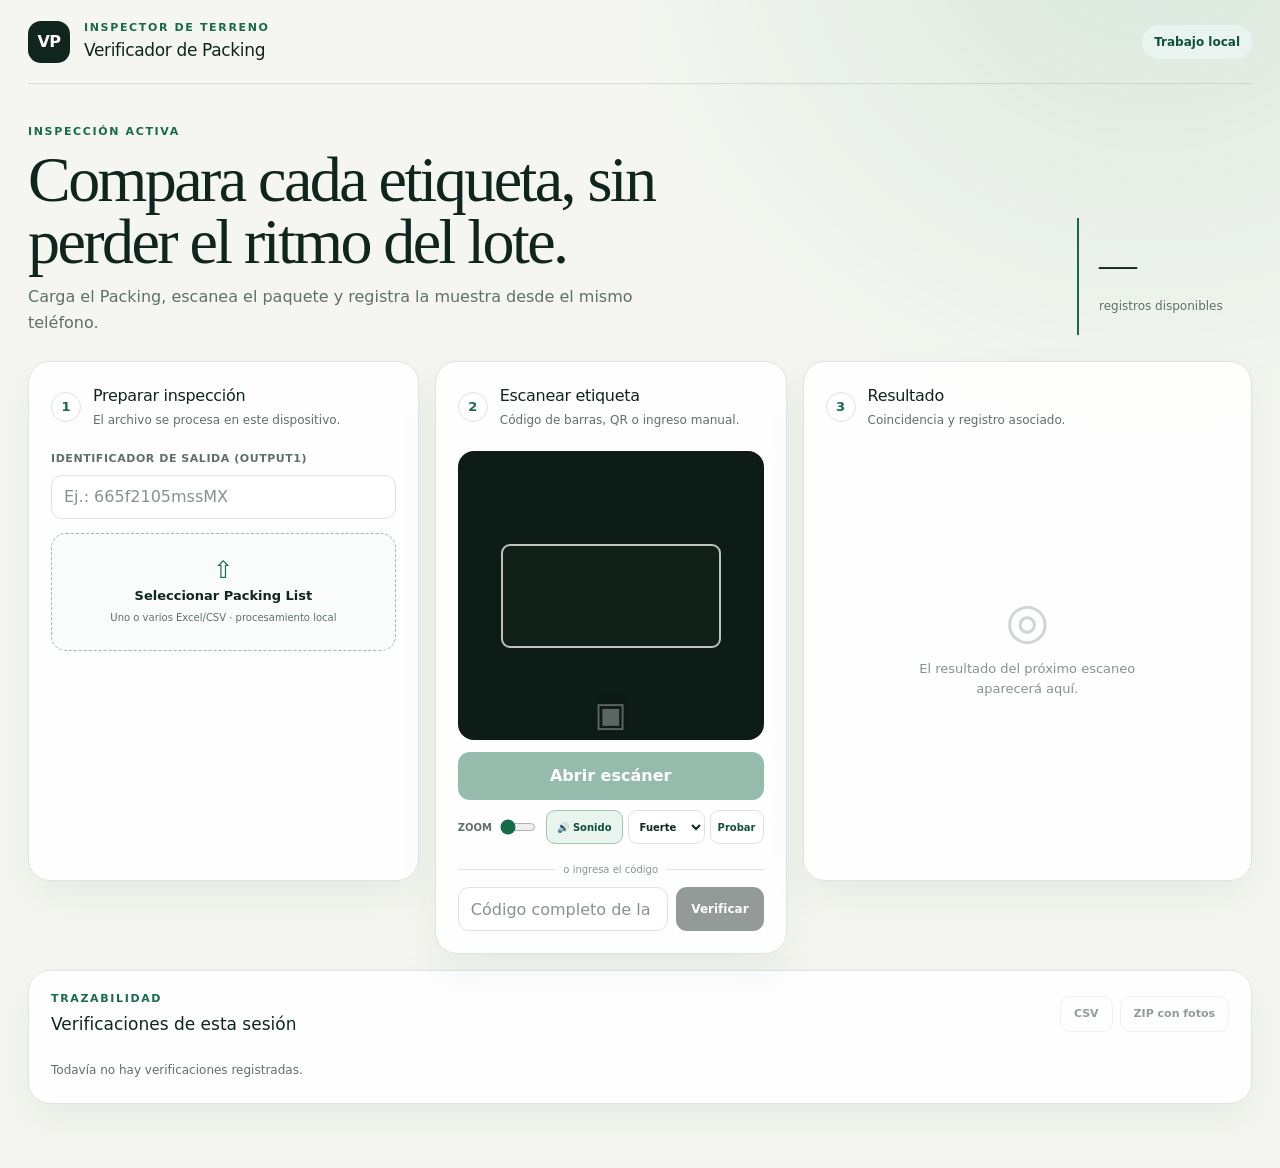
<file: index.html>
<!doctype html>
<html lang="es">
  <head>
    <meta charset="UTF-8" />
    <meta name="viewport" content="width=device-width, initial-scale=1, viewport-fit=cover" />
    <meta name="theme-color" content="#176b4a" />
    <meta name="description" content="Verificación local de etiquetas contra Packing List." />
    <link rel="manifest" href="./assets/manifest-DO8d_6AQ.webmanifest" />
    <link rel="icon" href="./assets/icon-s2UxLWJE.svg" />
    <title>Verificador de Packing</title>
    <script type="module" crossorigin src="./assets/index-BRPfYhin.js"></script>
    <link rel="stylesheet" crossorigin href="./assets/index-DbUlJel7.css">
  </head>
  <body>
    <div id="root"></div>
  </body>
</html>
</file>
<file: assets/index-DbUlJel7.css>
/*! tailwindcss v4.2.1 | MIT License | https://tailwindcss.com */
@layer theme{:root,:host{--font-sans:ui-sans-serif, system-ui, sans-serif, "Apple Color Emoji", "Segoe UI Emoji", "Segoe UI Symbol", "Noto Color Emoji";--font-mono:ui-monospace, SFMono-Regular, Menlo, Monaco, Consolas, "Liberation Mono", "Courier New", monospace;--default-font-family:var(--font-sans);--default-mono-font-family:var(--font-mono)}}@layer base{*,:after,:before,::backdrop{box-sizing:border-box;border:0 solid;margin:0;padding:0}::file-selector-button{box-sizing:border-box;border:0 solid;margin:0;padding:0}html,:host{-webkit-text-size-adjust:100%;tab-size:4;line-height:1.5;font-family:var(--default-font-family,ui-sans-serif, system-ui, sans-serif, "Apple Color Emoji", "Segoe UI Emoji", "Segoe UI Symbol", "Noto Color Emoji");font-feature-settings:var(--default-font-feature-settings,normal);font-variation-settings:var(--default-font-variation-settings,normal);-webkit-tap-highlight-color:transparent}hr{height:0;color:inherit;border-top-width:1px}abbr:where([title]){-webkit-text-decoration:underline dotted;text-decoration:underline dotted}h1,h2,h3,h4,h5,h6{font-size:inherit;font-weight:inherit}a{color:inherit;-webkit-text-decoration:inherit;-webkit-text-decoration:inherit;-webkit-text-decoration:inherit;-webkit-text-decoration:inherit;text-decoration:inherit}b,strong{font-weight:bolder}code,kbd,samp,pre{font-family:var(--default-mono-font-family,ui-monospace, SFMono-Regular, Menlo, Monaco, Consolas, "Liberation Mono", "Courier New", monospace);font-feature-settings:var(--default-mono-font-feature-settings,normal);font-variation-settings:var(--default-mono-font-variation-settings,normal);font-size:1em}small{font-size:80%}sub,sup{vertical-align:baseline;font-size:75%;line-height:0;position:relative}sub{bottom:-.25em}sup{top:-.5em}table{text-indent:0;border-color:inherit;border-collapse:collapse}:-moz-focusring{outline:auto}progress{vertical-align:baseline}summary{display:list-item}ol,ul,menu{list-style:none}img,svg,video,canvas,audio,iframe,embed,object{vertical-align:middle;display:block}img,video{max-width:100%;height:auto}button,input,select,optgroup,textarea{font:inherit;font-feature-settings:inherit;font-variation-settings:inherit;letter-spacing:inherit;color:inherit;opacity:1;background-color:#0000;border-radius:0}::file-selector-button{font:inherit;font-feature-settings:inherit;font-variation-settings:inherit;letter-spacing:inherit;color:inherit;opacity:1;background-color:#0000;border-radius:0}:where(select:is([multiple],[size])) optgroup{font-weight:bolder}:where(select:is([multiple],[size])) optgroup option{padding-inline-start:20px}::file-selector-button{margin-inline-end:4px}::placeholder{opacity:1}@supports (not ((-webkit-appearance:-apple-pay-button))) or (contain-intrinsic-size:1px){::placeholder{color:currentColor}@supports (color:color-mix(in lab, red, red)){::placeholder{color:color-mix(in oklab, currentcolor 50%, transparent)}}}textarea{resize:vertical}::-webkit-search-decoration{-webkit-appearance:none}::-webkit-date-and-time-value{min-height:1lh;text-align:inherit}::-webkit-datetime-edit{display:inline-flex}::-webkit-datetime-edit-fields-wrapper{padding:0}::-webkit-datetime-edit{padding-block:0}::-webkit-datetime-edit-year-field{padding-block:0}::-webkit-datetime-edit-month-field{padding-block:0}::-webkit-datetime-edit-day-field{padding-block:0}::-webkit-datetime-edit-hour-field{padding-block:0}::-webkit-datetime-edit-minute-field{padding-block:0}::-webkit-datetime-edit-second-field{padding-block:0}::-webkit-datetime-edit-millisecond-field{padding-block:0}::-webkit-datetime-edit-meridiem-field{padding-block:0}::-webkit-calendar-picker-indicator{line-height:1}:-moz-ui-invalid{box-shadow:none}button,input:where([type=button],[type=reset],[type=submit]){appearance:button}::file-selector-button{appearance:button}::-webkit-inner-spin-button{height:auto}::-webkit-outer-spin-button{height:auto}[hidden]:where(:not([hidden=until-found])){display:none!important}}@layer components,utilities;:root{--ink:#10251d;--muted:#607068;--line:#dce5df;--cream:#f5f6f1;--green:#176b4a;--green-dark:#0f5139;--mint:#e8f4ed;--amber:#c97912;--red:#b9453b}*{box-sizing:border-box}body{background:var(--cream);color:var(--ink);margin:0;font-family:Inter,ui-sans-serif,system-ui,-apple-system,BlinkMacSystemFont,Segoe UI,sans-serif}button,input,select{font:inherit}button{cursor:pointer}button:disabled{cursor:not-allowed;opacity:.45}.app-shell{background:radial-gradient(circle at 90% -10%, #23855b24, transparent 32%), var(--cream);min-height:100vh;padding:0 28px 64px}.topbar{border-bottom:1px solid #10251d1f;align-items:center;gap:14px;max-width:1320px;min-height:84px;margin:auto;display:flex}.brand-mark{background:var(--ink);color:#fff;letter-spacing:-.04em;border-radius:13px;place-items:center;width:42px;height:42px;font-weight:800;display:grid}.topbar h1{letter-spacing:-.02em;margin:1px 0 0;font-size:17px}.eyebrow{color:var(--green);letter-spacing:.15em;text-transform:uppercase;margin:0;font-size:11px;font-weight:800}.offline-pill{background:var(--mint);color:var(--green-dark);border-radius:999px;margin-left:auto;padding:8px 12px;font-size:12px;font-weight:700}.hero{justify-content:space-between;align-items:end;gap:28px;max-width:1320px;margin:40px auto 26px;display:flex}.hero h2{letter-spacing:-.04em;max-width:760px;margin:8px 0 10px;font-family:Georgia,Times New Roman,serif;font-size:clamp(36px,5vw,64px);font-weight:500;line-height:.98}.hero p:last-child{max-width:650px;color:var(--muted);margin:0;font-size:16px;line-height:1.6}.hero-count{border-left:2px solid var(--green);min-width:175px;padding:18px 20px}.hero-count strong{font-family:Georgia,serif;font-size:38px;font-weight:500;display:block}.hero-count span{color:var(--muted);font-size:12px}.workspace{grid-template-columns:1fr .9fr 1.15fr;align-items:start;gap:16px;max-width:1320px;margin:auto;display:grid}.panel{border:1px solid var(--line);background:#ffffffe6;border-radius:22px;box-shadow:0 16px 40px #152f240f}.setup-panel,.scan-panel,.result-panel{min-height:520px;padding:22px}.panel-title{align-items:center;gap:12px;margin-bottom:22px;display:flex}.panel-title>span{border:1px solid var(--line);width:30px;height:30px;color:var(--green);border-radius:50%;flex:none;place-items:center;font-size:13px;font-weight:800;display:grid}.panel-title h3{letter-spacing:-.02em;margin:0;font-size:16px}.panel-title p{color:var(--muted);margin:3px 0 0;font-size:12px}.field{gap:7px;margin-bottom:14px;display:grid}.field span{color:var(--muted);letter-spacing:.05em;text-transform:uppercase;font-size:11px;font-weight:800}.field input,.field select,.manual-search input{border:1px solid var(--line);width:100%;height:44px;color:var(--ink);background:#fff;border-radius:11px;outline:none;padding:0 12px}.field input:focus,.field select:focus,.manual-search input:focus{border-color:var(--green);box-shadow:0 0 0 3px #176b4a1a}.column-preview{color:var(--muted);text-transform:none;letter-spacing:0;margin-top:-2px;font-size:10px;line-height:1.4}.upload-card{text-align:center;cursor:pointer;background:#f9fcfa;border:1px dashed #9fb9aa;border-radius:15px;flex-direction:column;justify-content:center;align-items:center;gap:4px;min-height:118px;margin:4px 0 16px;padding:18px;display:flex}.upload-card input,.hidden-input{display:none}.upload-card strong{text-overflow:ellipsis;white-space:nowrap;max-width:100%;font-size:13px;overflow:hidden}.upload-card small{color:var(--muted);font-size:10px}.upload-icon{color:var(--green);font-size:24px;line-height:1}.config-grid{grid-template-columns:1fr 1fr;gap:0 10px;display:grid}.config-grid .full{grid-column:1/-1}.source-list{gap:10px;display:grid}.source-card{border:1px solid var(--line);background:#fbfcfb;border-radius:13px;padding:12px}.source-heading{justify-content:space-between;align-items:start;gap:10px;margin-bottom:10px;display:flex}.source-heading b,.source-heading small{overflow-wrap:anywhere;display:block}.source-heading b{font-size:11px}.source-heading small{color:var(--muted);margin-top:3px;font-size:9px}.source-heading button{color:var(--red);background:0 0;border:0;padding:3px 6px;font-size:9px;font-weight:800}.ready-note{background:var(--mint);color:var(--green-dark);border-radius:12px;align-items:center;gap:10px;padding:11px;display:flex}.ready-note>span{background:var(--green);color:#fff;border-radius:50%;place-items:center;width:24px;height:24px;display:grid}.ready-note strong,.ready-note small{font-size:11px;display:block}.ready-note small{opacity:.72;margin-top:2px}.camera-frame{color:#fff;background:#102019;border-radius:16px;place-items:center;min-height:238px;display:grid;position:relative;overflow:hidden}.camera-frame:after{content:"";border:2px solid #ffffffb8;border-radius:9px;width:72%;height:36%;position:absolute;box-shadow:0 0 0 999px #050f0a2e}.camera-frame video{object-fit:cover;width:100%;height:238px}.camera-placeholder{opacity:.4;font-size:34px}.camera-frame p{z-index:2;background:#00000080;border-radius:20px;margin:0;padding:6px 10px;font-size:10px;position:absolute;bottom:10px}.primary-button,.photo-button{background:var(--green);color:#fff;border:0;border-radius:12px;width:100%;height:48px;margin-top:12px;font-weight:800}.primary-button:hover,.photo-button:hover{background:var(--green-dark)}.scan-controls{grid-template-columns:1fr auto;align-items:center;gap:10px;margin-top:10px;display:grid}.scan-controls label{color:var(--muted);text-transform:uppercase;grid-template-columns:auto 1fr;align-items:center;gap:8px;font-size:10px;font-weight:800;display:grid}.scan-controls input{width:100%;accent-color:var(--green)}.toggle{border:1px solid var(--line);height:34px;color:var(--muted);background:#fff;border-radius:9px;padding:0 10px;font-size:10px;font-weight:800}.toggle.active{background:var(--mint);color:var(--green-dark);border-color:#9fc7b2}.sound-tools{flex-wrap:wrap;justify-content:end;gap:5px;display:flex}.sound-tools select,.test-sound{border:1px solid var(--line);height:34px;color:var(--ink);background:#fff;border-radius:9px;padding:0 7px;font-size:10px;font-weight:700}.test-sound{color:var(--green-dark)}.separator{color:#89958f;align-items:center;gap:8px;margin:18px 0 10px;font-size:10px;display:flex}.separator:before,.separator:after{content:"";background:var(--line);flex:1;height:1px}.manual-search{grid-template-columns:1fr auto;gap:8px;display:grid}.manual-search button{background:var(--ink);color:#fff;border:0;border-radius:11px;padding:0 15px;font-size:12px;font-weight:700}.result-panel{transition:border-color .2s,background .2s}.result-panel.found{border-color:#8fc5a8}.result-panel.missing{border-color:#df9b94}.result-panel.duplicate{border-color:#e2ba76}.empty-result{color:#87938d;text-align:center;align-content:center;justify-items:center;min-height:380px;display:grid}.empty-result span{opacity:.38;font-size:50px}.empty-result p{max-width:220px;font-size:13px;line-height:1.5}.result-banner{background:var(--mint);color:var(--green-dark);border-radius:13px;align-items:center;gap:11px;padding:13px;display:flex}.missing .result-banner{color:var(--red);background:#faeae8}.duplicate .result-banner{color:#8b570c;background:#fff3dc}.result-banner>span{color:#fff;background:currentColor;border-radius:50%;place-items:center;width:32px;height:32px;font-weight:900;display:grid}.result-banner strong,.result-banner small{display:block}.result-banner strong{font-size:13px}.result-banner small{opacity:.75;margin-top:2px;font-size:10px}.output-line{border:1px solid var(--line);background:#fbfcfb;border-radius:12px;flex-wrap:wrap;gap:7px;margin:14px 0;padding:11px 12px;font:12px ui-monospace,SFMono-Regular,Menlo,monospace;display:flex}.output-line strong{color:var(--green)}.source-result,.duplicate-list{color:var(--muted);background:#eef5f1;border-radius:10px;gap:3px;margin:-5px 0 12px;padding:10px 12px;font-size:10px;display:grid}.source-result b,.duplicate-list b{color:var(--ink);font-size:11px}.duplicate-list{background:#fff7e8}.record-grid{border-top:1px solid var(--line);grid-template-columns:1fr 1fr;max-height:260px;margin:0;display:grid;overflow:auto}.record-grid div{border-bottom:1px solid var(--line);min-width:0;padding:10px 8px}.record-grid dt{color:var(--muted);letter-spacing:.05em;text-transform:uppercase;font-size:9px;font-weight:800}.record-grid dd{overflow-wrap:anywhere;margin:3px 0 0;font-size:12px;font-weight:700}.photo-button{background:var(--ink)}.photo-gallery{grid-template-columns:repeat(2,minmax(0,1fr));gap:8px;margin-top:10px;display:grid}.photo-gallery figure{border:1px solid var(--line);background:#fff;border-radius:11px;margin:0;overflow:hidden}.photo-gallery img{aspect-ratio:4/3;object-fit:cover;width:100%;display:block}.photo-gallery figcaption{gap:5px;padding:6px;display:grid}.photo-gallery figcaption span{color:var(--muted);text-overflow:ellipsis;white-space:nowrap;font-size:8px;overflow:hidden}.photo-gallery figcaption button{color:var(--red);text-align:left;background:0 0;border:0;padding:3px;font-size:9px;font-weight:800}.history-panel{max-width:1320px;margin:16px auto 0;padding:20px 22px}.history-heading{justify-content:space-between;align-items:center;gap:16px;display:flex}.history-heading h3{margin:4px 0 0;font-size:17px}.history-heading button{border:1px solid var(--line);color:var(--ink);background:#fff;border-radius:10px;padding:9px 13px;font-size:11px;font-weight:800}.history-actions{gap:7px;display:flex}.history-empty{color:var(--muted);margin:24px 0 4px;font-size:12px}.history-list{gap:6px;margin-top:14px;display:grid}.history-list button{border:0;border-bottom:1px solid var(--line);text-align:left;background:0 0;grid-template-columns:12px 1fr 2fr auto;align-items:center;gap:10px;width:100%;padding:10px 4px;display:grid}.history-list small,.history-list time{color:var(--muted);font-size:10px}.dot{background:var(--green);border-radius:50%;width:8px;height:8px}.dot.missing{background:var(--red)}.dot.duplicate{background:var(--amber)}@media (width<=980px){.workspace{grid-template-columns:1fr 1fr}.result-panel{grid-column:1/-1;min-height:auto}}@media (width<=660px){.app-shell{padding:0 14px 40px}.topbar{min-height:70px}.brand-mark{width:38px;height:38px}.offline-pill{background:var(--green);width:9px;height:9px;padding:0;font-size:0}.hero{align-items:start;margin:28px auto 18px}.hero h2{font-size:38px}.hero-count{display:none}.workspace{grid-template-columns:1fr}.setup-panel,.scan-panel,.result-panel{min-height:auto;padding:18px}.result-panel{grid-column:auto}.camera-frame,.camera-frame video{height:280px}.record-grid{grid-template-columns:1fr 1fr;max-height:none}.history-list button{grid-template-columns:12px 1fr auto}.history-list small{display:none}}
</file>
